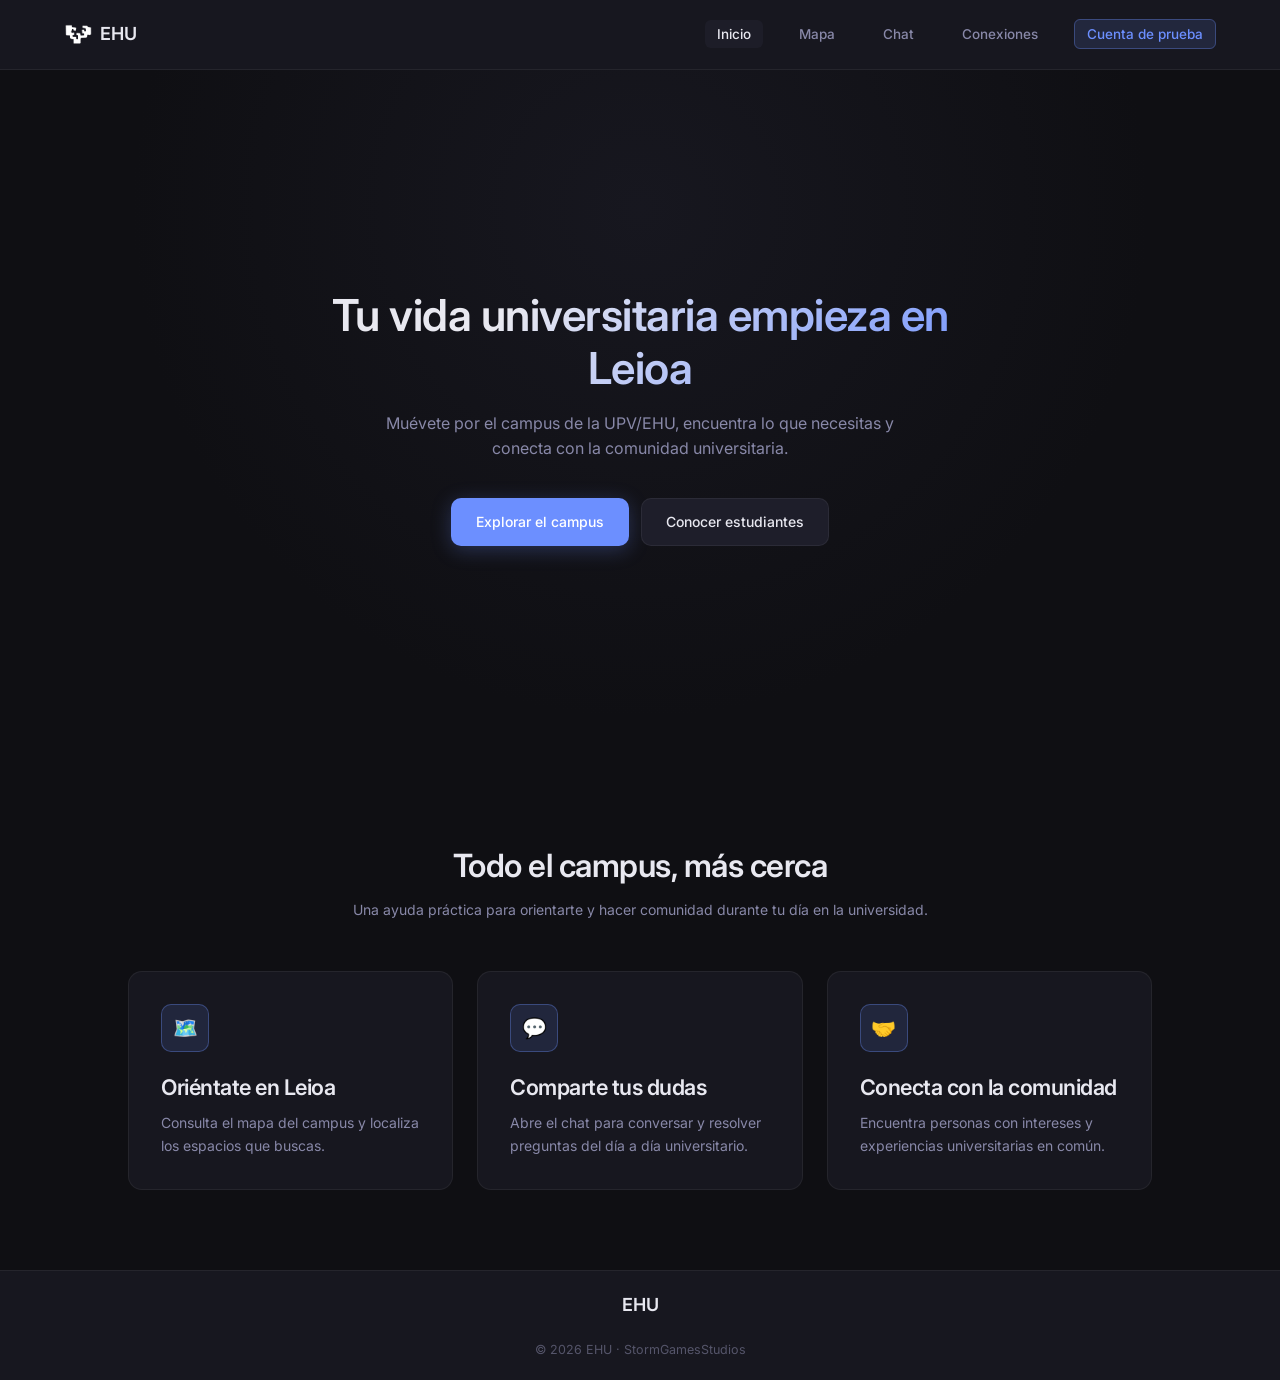
<file: index.html>
<!DOCTYPE html>
<html lang="es">

<head>
    <meta charset="UTF-8">
    <meta name="viewport" content="width=device-width, initial-scale=1.0">
    <title>Inicio · EHU</title>
    <link rel="preconnect" href="https://fonts.googleapis.com">
    <link rel="preconnect" href="https://fonts.gstatic.com" crossorigin>
    <link href="https://fonts.googleapis.com/css2?family=Inter:wght@300;400;500;600;700&display=swap" rel="stylesheet">
    <link rel="stylesheet" href="style.css">
    <link rel="icon" href="https://www.ehu.eus/o/upv-ehu-global-theme/images/favicon.ico?v=1" sizes="32x32">
</head>

<body>

    <!-- HEADER & NAVIGATION -->
    <header>
        <div class="logo">
            <img src="images/ehu-logo.webp" alt="EHU">
            <span>EHU</span>
        </div>
        <nav>
            <ul>
                <li><a href="#" class="active">Inicio</a></li>
                <li><a href="mapa.html">Mapa</a></li>
                <li><a href="chat.html">Chat</a></li>
                <li><a href="conexiones.html">Conexiones</a></li>
                <li><a href="cuenta.html" class="nav-cta">Cuenta de prueba</a></li>
            </ul>
        </nav>
    </header>

    <!-- MAIN CONTENT -->
    <main>
        <section class="hero">
            <h1>Tu vida universitaria empieza en Leioa</h1>
            <p>Muévete por el campus de la UPV/EHU, encuentra lo que necesitas y conecta con la comunidad universitaria.</p>
            <div class="hero-actions">
                <a href="mapa.html" class="btn btn-primary">Explorar el campus</a>
                <a href="conexiones.html" class="btn btn-secondary">Conocer estudiantes</a>
            </div>
        </section>

        <section id="features">
            <div class="section-header">
                <h2>Todo el campus, más cerca</h2>
                <p>Una ayuda práctica para orientarte y hacer comunidad durante tu día en la universidad.</p>
            </div>
            <div class="grid">
                <div class="card">
                    <div class="card-icon">🗺️</div>
                    <h3>Oriéntate en Leioa</h3>
                    <p>Consulta el mapa del campus y localiza los espacios que buscas.</p>
                </div>
                <div class="card">
                    <div class="card-icon">💬</div>
                    <h3>Comparte tus dudas</h3>
                    <p>Abre el chat para conversar y resolver preguntas del día a día universitario.</p>
                </div>
                <div class="card">
                    <div class="card-icon">🤝</div>
                    <h3>Conecta con la comunidad</h3>
                    <p>Encuentra personas con intereses y experiencias universitarias en común.</p>
                </div>
            </div>
        </section>
    </main>

    <!-- FOOTER -->
    <footer id="contact">
        <div class="logo">
            <span>EHU</span>
        </div>
        <p>&copy; 2026 EHU · StormGamesStudios</p>
    </footer>
</body>

</html>
</file>
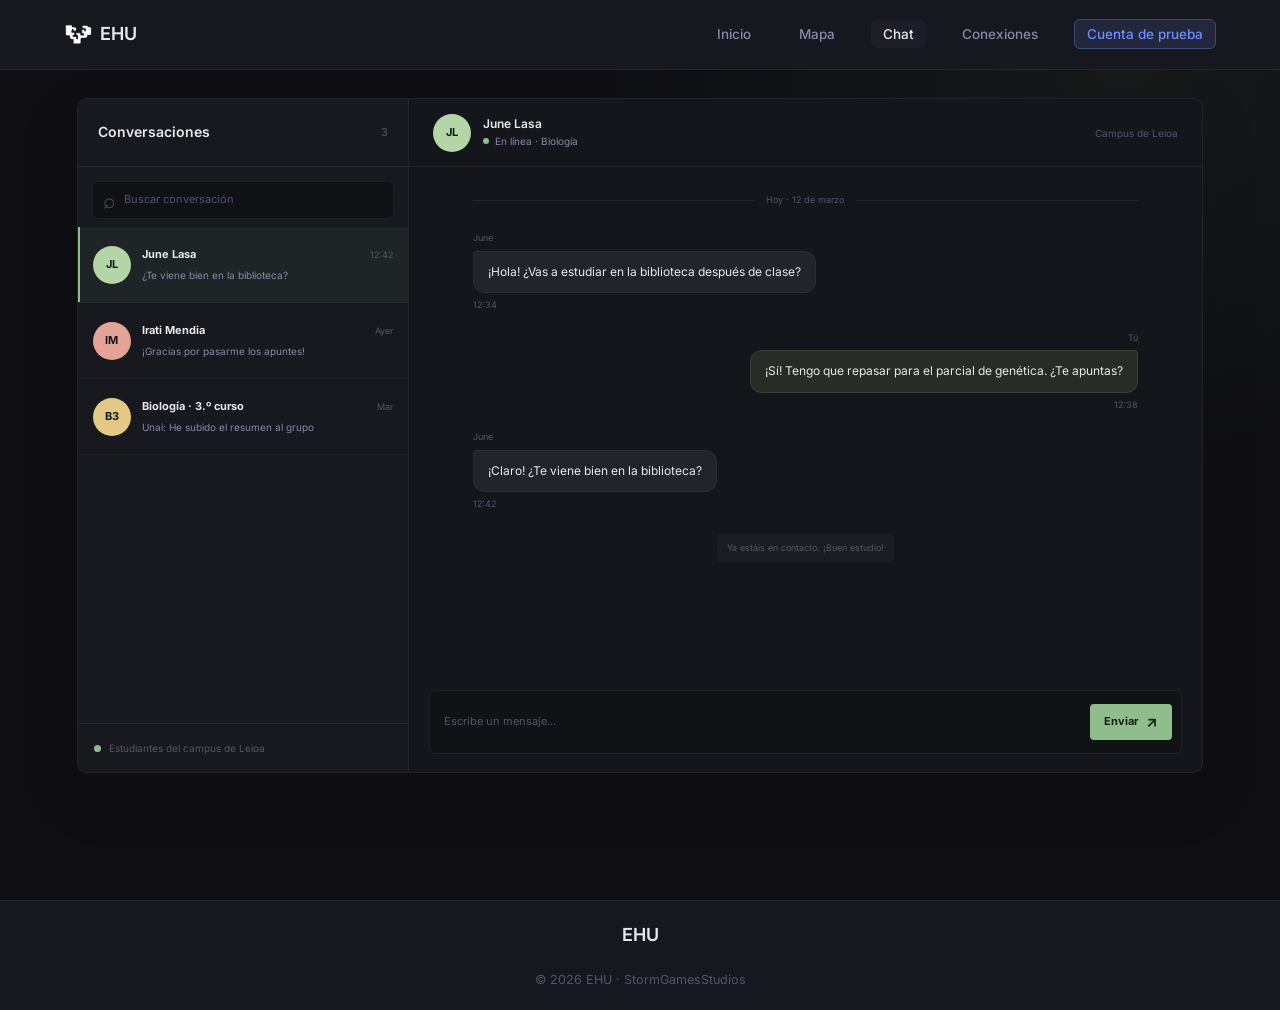
<file: chat.html>
<!DOCTYPE html>
<html lang="es">
<head>
    <meta charset="UTF-8">
    <meta name="viewport" content="width=device-width, initial-scale=1.0">
    <title>Chat · EHU</title>
    <link rel="preconnect" href="https://fonts.googleapis.com">
    <link rel="preconnect" href="https://fonts.gstatic.com" crossorigin>
    <link href="https://fonts.googleapis.com/css2?family=Inter:wght@300;400;500;600;700&display=swap" rel="stylesheet">
    <link rel="stylesheet" href="style.css">
    <link rel="icon" href="https://www.ehu.eus/o/upv-ehu-global-theme/images/favicon.ico?v=1" sizes="32x32">
</head>
<body>
    <!-- HEADER & NAVIGATION -->
    <header>
        <div class="logo">
            <img src="images/ehu-logo.webp" alt="EHU">
            <span>EHU</span>
        </div>
        <nav>
            <ul>
                <li><a href="index.html">Inicio</a></li>
                <li><a href="mapa.html">Mapa</a></li>
                <li><a href="chat.html" class="active">Chat</a></li>
                <li><a href="conexiones.html">Conexiones</a></li>
                <li><a href="cuenta.html" class="nav-cta">Cuenta de prueba</a></li>
            </ul>
        </nav>
    </header>

    <main class="chat-page">
        <div class="chat-workspace">
            <aside class="chat-sidebar" aria-label="Conversaciones">
                <div class="chat-sidebar-heading">
                    <h2>Conversaciones</h2>
                    <span>3</span>
                </div>
                <label class="chat-search">
                    <span aria-hidden="true">⌕</span>
                    <input type="search" placeholder="Buscar conversación" aria-label="Buscar conversación">
                </label>

                <div class="conversation-list">
                    <article class="conversation-item is-active" aria-current="true">
                        <div class="chat-avatar avatar-green" aria-hidden="true">JL</div>
                        <div class="conversation-copy">
                            <div class="conversation-topline"><strong>June Lasa</strong><time>12:42</time></div>
                            <p>¿Te viene bien en la biblioteca?</p>
                        </div>
                    </article>
                    <article class="conversation-item">
                        <div class="chat-avatar avatar-coral" aria-hidden="true">IM</div>
                        <div class="conversation-copy">
                            <div class="conversation-topline"><strong>Irati Mendia</strong><time>Ayer</time></div>
                            <p>¡Gracias por pasarme los apuntes!</p>
                        </div>
                    </article>
                    <article class="conversation-item">
                        <div class="chat-avatar avatar-gold" aria-hidden="true">B3</div>
                        <div class="conversation-copy">
                            <div class="conversation-topline"><strong>Biología · 3.º curso</strong><time>Mar</time></div>
                            <p>Unai: He subido el resumen al grupo</p>
                        </div>
                    </article>
                </div>
                <div class="chat-campus-note">
                    <span class="campus-note-dot"></span>
                    Estudiantes del campus de Leioa
                </div>
            </aside>

            <section class="chat-thread" aria-labelledby="conversation-title">
                <div class="thread-header">
                    <div class="chat-avatar avatar-green" aria-hidden="true">JL</div>
                    <div class="thread-person">
                        <h2 id="conversation-title">June Lasa</h2>
                        <p><span class="online-dot"></span> En línea · Biología</p>
                    </div>
                    <span class="thread-campus">Campus de Leioa</span>
                </div>

                <div class="message-stream" aria-label="Mensajes de la conversación">
                    <div class="message-date"><span>Hoy · 12 de marzo</span></div>
                    <div class="message-group received-group">
                        <span class="message-author">June</span>
                        <div class="message-bubble">¡Hola! ¿Vas a estudiar en la biblioteca después de clase?</div>
                        <time>12:34</time>
                    </div>
                    <div class="message-group sent-group">
                        <span class="message-author">Tú</span>
                        <div class="message-bubble">¡Sí! Tengo que repasar para el parcial de genética. ¿Te apuntas?</div>
                        <time>12:38</time>
                    </div>
                    <div class="message-group received-group">
                        <span class="message-author">June</span>
                        <div class="message-bubble">¡Claro! ¿Te viene bien en la biblioteca?</div>
                        <time>12:42</time>
                    </div>
                    <div class="thread-prompt">Ya estáis en contacto. ¡Buen estudio!</div>
                </div>

                <div class="chat-composer">
                    <input type="text" placeholder="Escribe un mensaje..." aria-label="Escribe un mensaje">
                    <button type="button" aria-label="Enviar mensaje">Enviar <span aria-hidden="true">↗</span></button>
                </div>
            </section>
        </div>
    </main>

    <!-- FOOTER -->
    <footer id="contact">
        <div class="logo">
            <span>EHU</span>
        </div>
        <p>&copy; 2026 EHU · StormGamesStudios</p>
    </footer>
    
</body>
</html>
</file>
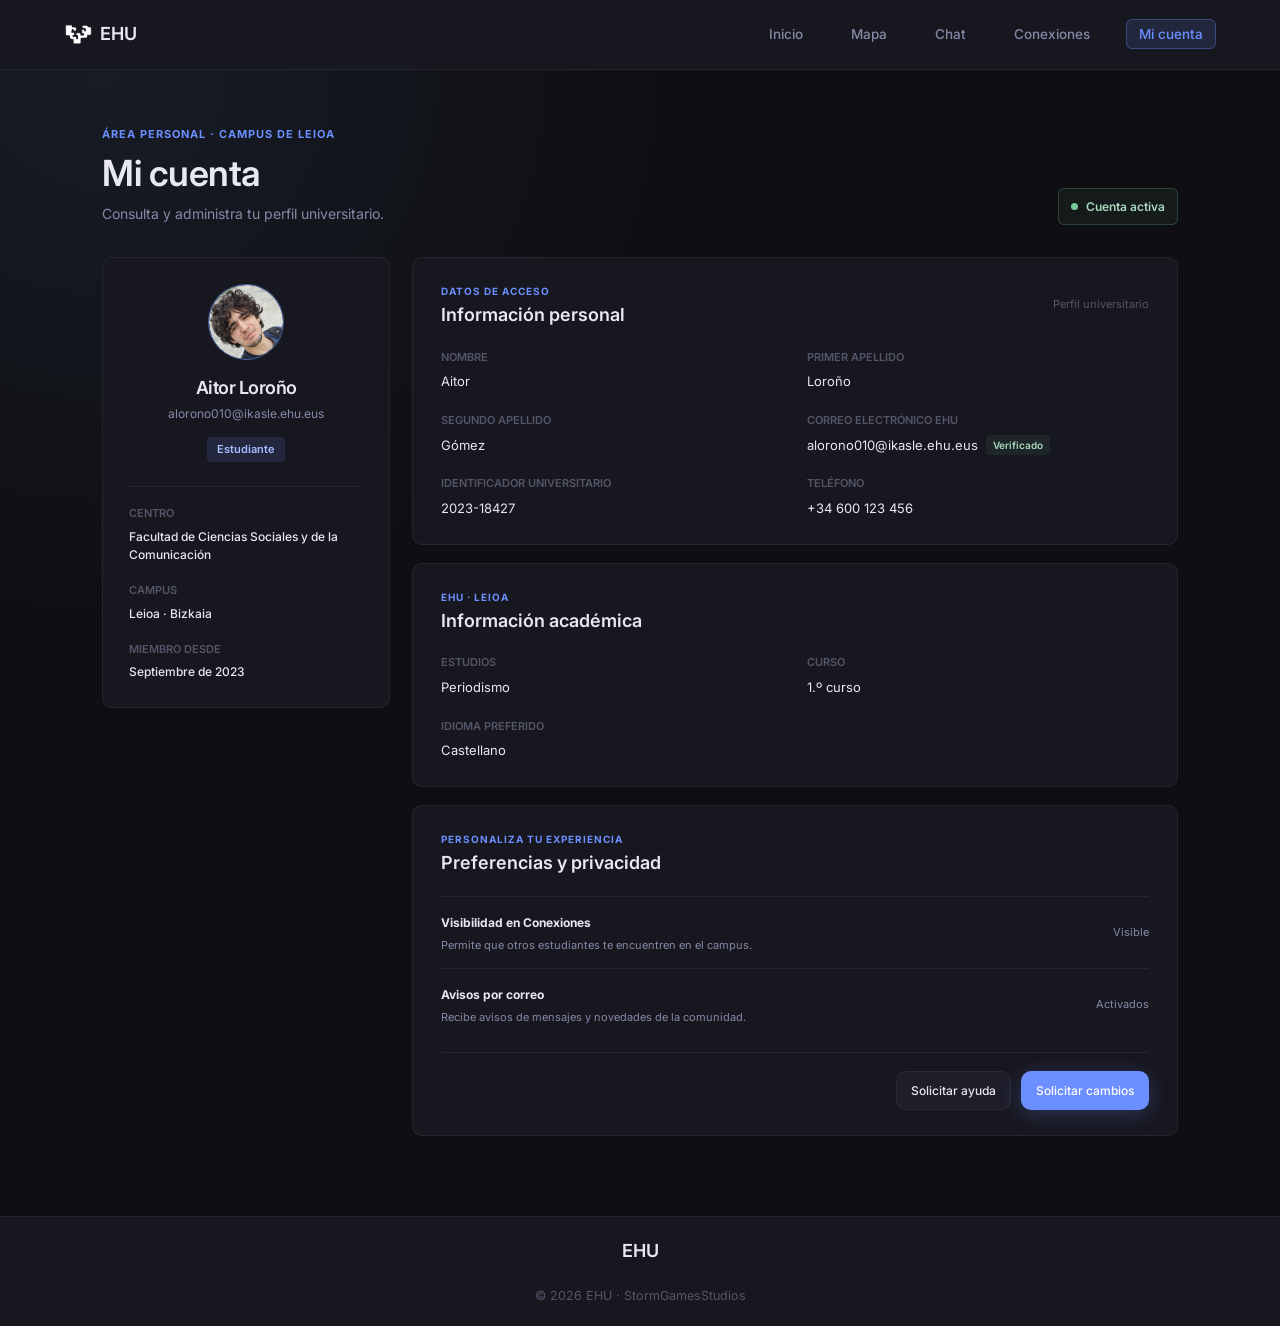
<file: cuenta.html>
<!DOCTYPE html>
<html lang="es">
<head>
    <meta charset="UTF-8">
    <meta name="viewport" content="width=device-width, initial-scale=1.0">
    <title>Cuenta · EHU</title>
    <link rel="preconnect" href="https://fonts.googleapis.com">
    <link rel="preconnect" href="https://fonts.gstatic.com" crossorigin>
    <link href="https://fonts.googleapis.com/css2?family=Inter:wght@300;400;500;600;700&display=swap" rel="stylesheet">
    <link rel="stylesheet" href="style.css">
    <link rel="icon" href="https://www.ehu.eus/o/upv-ehu-global-theme/images/favicon.ico?v=1" sizes="32x32">
</head>
<body>
    <!-- HEADER & NAVIGATION -->
    <header>
        <div class="logo">
            <img src="images/ehu-logo.webp" alt="EHU">
            <span>EHU</span>
        </div>
        <nav>
            <ul>
                <li><a href="index.html">Inicio</a></li>
                <li><a href="mapa.html">Mapa</a></li>
                <li><a href="chat.html">Chat</a></li>
                <li><a href="conexiones.html">Conexiones</a></li>
                <li><a href="cuenta.html" class="nav-cta active">Mi cuenta</a></li>
            </ul>
        </nav>
    </header>

    <main class="account-page">
        <section class="account-heading">
            <div>
                <span class="account-eyebrow">Área personal · Campus de Leioa</span>
                <h1>Mi cuenta</h1>
                <p>Consulta y administra tu perfil universitario.</p>
            </div>
            <span class="account-status"><span></span> Cuenta activa</span>
        </section>

        <div class="account-layout">
            <aside class="account-sidebar" aria-label="Resumen del perfil">
                <div class="profile-summary">
                    <div class="profile-avatar" aria-hidden="true"><img src="images/loroño.png" alt="Aitor Loroño"></div>
                    <h2>Aitor Loroño</h2>
                    <p class="profile-email">alorono010@ikasle.ehu.eus</p>
                    <span class="profile-tag">Estudiante</span>
                </div>

                <div class="sidebar-detail">
                    <span class="detail-label">Centro</span>
                    <strong>Facultad de Ciencias Sociales y de la Comunicación</strong>
                </div>
                <div class="sidebar-detail">
                    <span class="detail-label">Campus</span>
                    <strong>Leioa · Bizkaia</strong>
                </div>
                <div class="sidebar-detail">
                    <span class="detail-label">Miembro desde</span>
                    <strong>Septiembre de 2023</strong>
                </div>
            </aside>

            <div class="account-content">
                <section class="account-section" aria-labelledby="personal-title">
                    <div class="account-section-heading">
                        <div>
                            <span class="section-kicker">Datos de acceso</span>
                            <h2 id="personal-title">Información personal</h2>
                        </div>
                        <span class="section-note">Perfil universitario</span>
                    </div>
                    <dl class="profile-fields">
                        <div class="profile-field">
                            <dt>Nombre</dt>
                            <dd>Aitor</dd>
                        </div>
                        <div class="profile-field">
                            <dt>Primer apellido</dt>
                            <dd>Loroño</dd>
                        </div>
                        <div class="profile-field">
                            <dt>Segundo apellido</dt>
                            <dd>Gómez</dd>
                        </div>
                        <div class="profile-field profile-field-wide">
                            <dt>Correo electrónico EHU</dt>
                            <dd>alorono010@ikasle.ehu.eus <span class="verified-label">Verificado</span></dd>
                        </div>
                        <div class="profile-field">
                            <dt>Identificador universitario</dt>
                            <dd>2023-18427</dd>
                        </div>
                        <div class="profile-field">
                            <dt>Teléfono</dt>
                            <dd>+34 600 123 456</dd>
                        </div>
                    </dl>
                </section>

                <section class="account-section" aria-labelledby="academic-title">
                    <div class="account-section-heading">
                        <div>
                            <span class="section-kicker">EHU · Leioa</span>
                            <h2 id="academic-title">Información académica</h2>
                        </div>
                    </div>
                    <dl class="profile-fields">
                        <div class="profile-field profile-field-wide">
                            <dt>Estudios</dt>
                            <dd>Periodismo</dd>
                        </div>
                        <div class="profile-field">
                            <dt>Curso</dt>
                            <dd>1.º curso</dd>
                        </div>
                        <div class="profile-field">
                            <dt>Idioma preferido</dt>
                            <dd>Castellano</dd>
                        </div>
                    </dl>
                </section>

                <section class="account-section preferences-section" aria-labelledby="preferences-title">
                    <div class="account-section-heading">
                        <div>
                            <span class="section-kicker">Personaliza tu experiencia</span>
                            <h2 id="preferences-title">Preferencias y privacidad</h2>
                        </div>
                    </div>
                    <div class="preference-row">
                        <div>
                            <strong>Visibilidad en Conexiones</strong>
                            <p>Permite que otros estudiantes te encuentren en el campus.</p>
                        </div>
                        <span class="preference-value">Visible</span>
                    </div>
                    <div class="preference-row">
                        <div>
                            <strong>Avisos por correo</strong>
                            <p>Recibe avisos de mensajes y novedades de la comunidad.</p>
                        </div>
                        <span class="preference-value">Activados</span>
                    </div>
                    <div class="account-actions">
                        <a class="btn btn-secondary" href="mailto:ikasle@ehu.eus?subject=Ayuda%20con%20mi%20cuenta">Solicitar ayuda</a>
                        <a class="btn btn-primary" href="mailto:ikasle@ehu.eus?subject=Actualizar%20mis%20datos">Solicitar cambios</a>
                    </div>
                </section>
            </div>
        </div>
    </main>

    <!-- FOOTER -->
    <footer id="contact">
        <div class="logo">
            <span>EHU</span>
        </div>
        <p>&copy; 2026 EHU · StormGamesStudios</p>
    </footer>
    
</body>
</html>
</file>
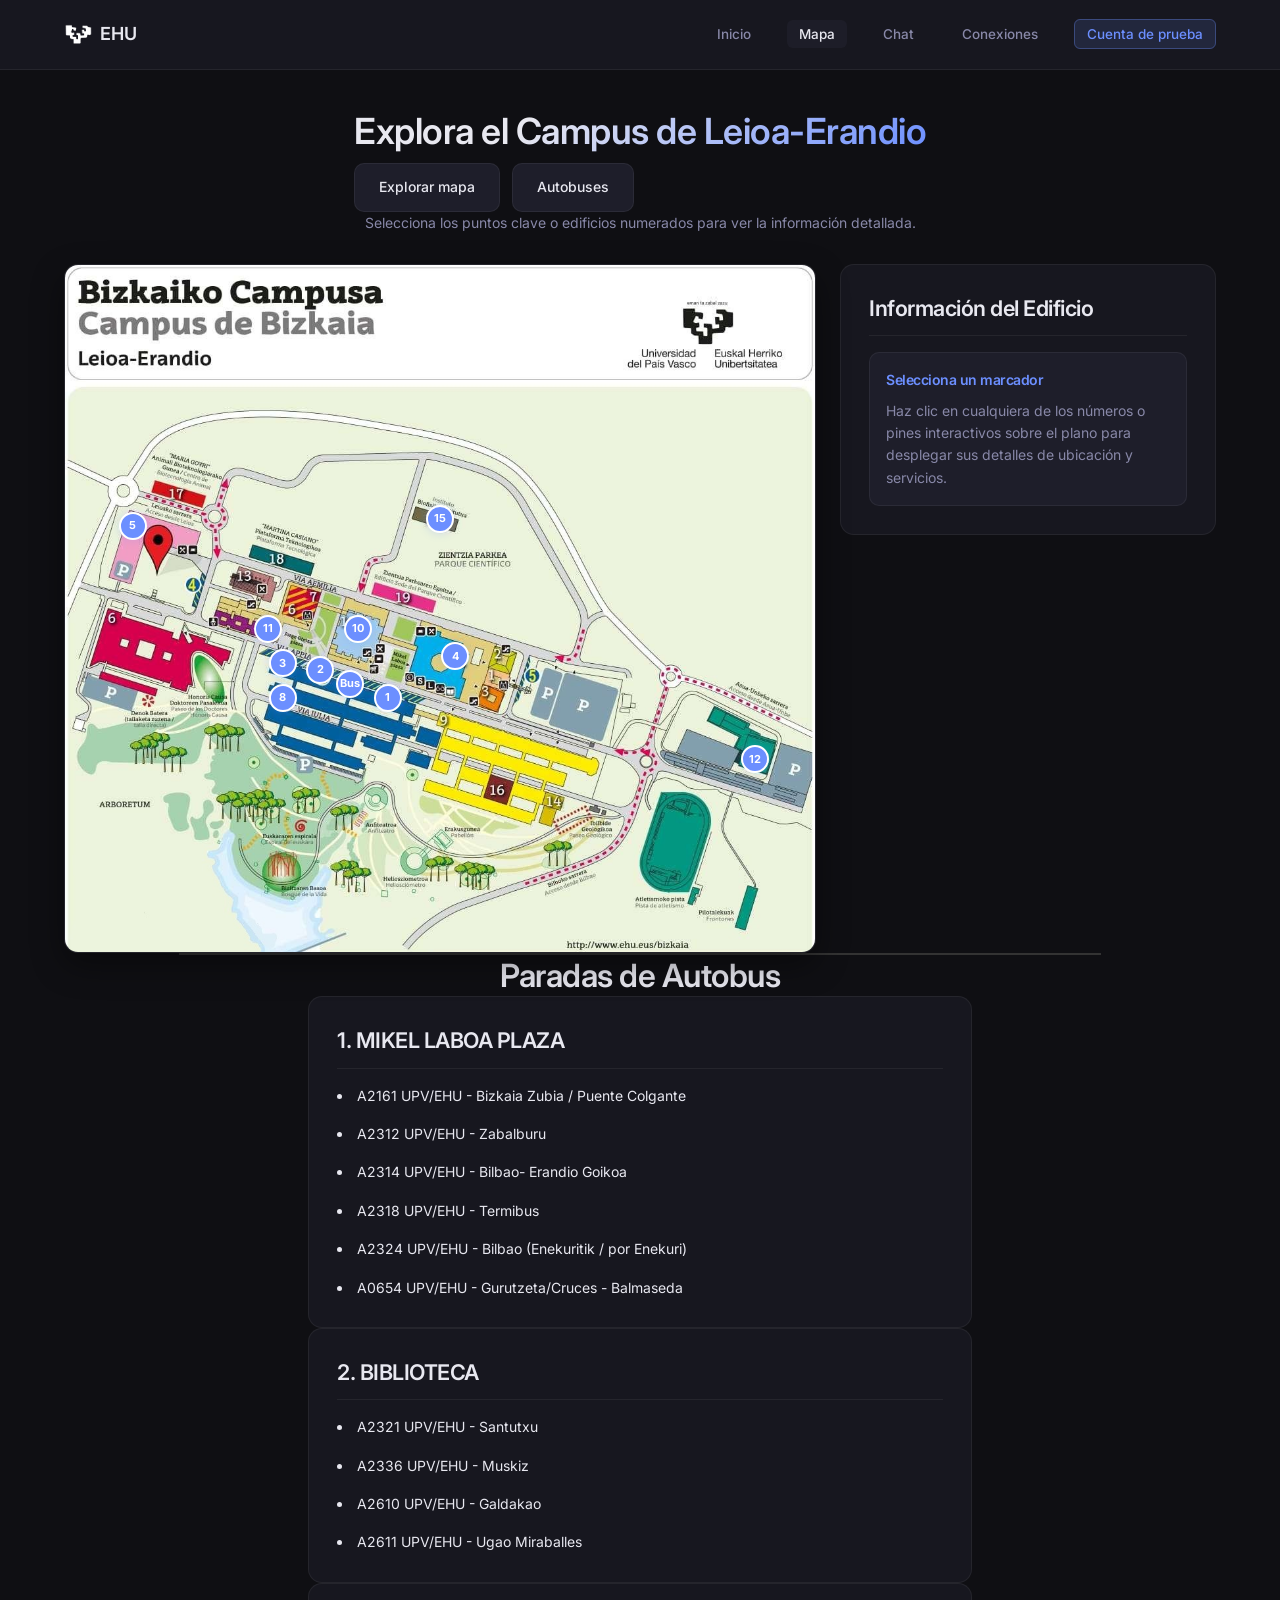
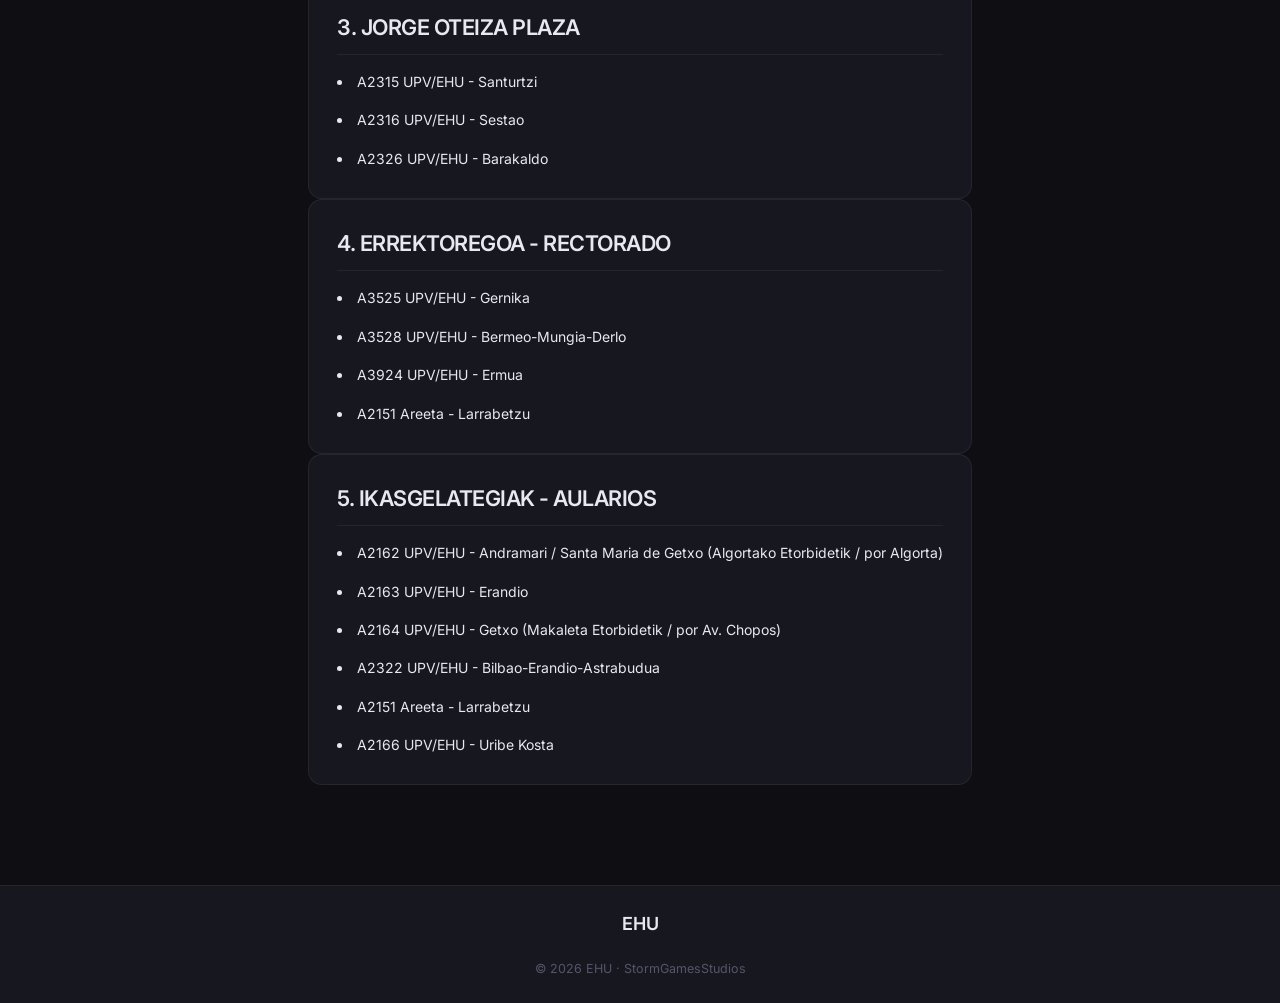
<file: mapa.html>
<!DOCTYPE html>
<html lang="es">

<head>
    <meta charset="UTF-8">
    <meta name="viewport" content="width=device-width, initial-scale=1.0">
    <title>Mapa Interactivo · EHU</title>
    <link rel="preconnect" href="https://fonts.googleapis.com">
    <link rel="preconnect" href="https://fonts.gstatic.com" crossorigin>
    <link href="https://fonts.googleapis.com/css2?family=Inter:wght@300;400;500;600;700&display=swap" rel="stylesheet">
    <link rel="stylesheet" href="style.css">
    <link rel="icon" href="https://www.ehu.eus/o/upv-ehu-global-theme/images/favicon.ico?v=1" sizes="32x32">
    <style>
        :root {
            --bg-base: #0f0f13;
            --bg-surface: #17171f;
            --bg-elevated: #1e1e2a;
            --bg-hover: #25253380;
            --border: #ffffff0f;
            --border-focus: #6c8fff55;
            --text-primary: #e8e8f0;
            --text-secondary: #8888a8;
            --text-muted: #55556a;
            --accent: #6c8fff;
            --accent-soft: #6c8fff22;
            --accent-glow: #6c8fff44;
            --purple: #a78bfa;
            --radius-sm: 6px;
            --radius-md: 10px;
            --radius-lg: 14px;
            --header-h: 70px;
        }

        html {
            scroll-behavior: smooth;
        }

        body {
            min-height: 100vh;
            background: var(--bg-base);
            color: var(--text-primary);
            font-family: "Inter", system-ui, -apple-system, sans-serif;
            font-size: 14px;
            line-height: 1.6;
            -webkit-font-smoothing: antialiased;
        }

        /* ─── TYPOGRAPHY ───────────────────────────────────────────────────────────── */
        h1,
        h2,
        h3,
        h4,
        h5,
        h6 {
            color: var(--text-primary);
            font-weight: 600;
            letter-spacing: -0.5px;
        }

        h1 {
            font-size: 2.25rem;
            line-height: 1.2;
        }

        h3 {
            font-size: 1.35rem;
            line-height: 1.4;
        }

        p {
            color: var(--text-secondary);
        }

        a {
            color: var(--accent);
            text-decoration: none;
            transition: color 0.15s ease;
        }

        a:hover {
            color: var(--purple);
        }

        /* ─── HEADER & NAVIGATION ────────────────────────────────────────────────---- */
        header {
            position: fixed;
            top: 0;
            left: 0;
            right: 0;
            height: var(--header-h);
            background: var(--bg-surface);
            border-bottom: 1px solid var(--border);
            display: flex;
            align-items: center;
            justify-content: space-between;
            padding: 0 5%;
            z-index: 1000;
            backdrop-filter: blur(8px);
        }

        .logo {
            font-size: 18px;
            font-weight: 600;
            color: var(--text-primary);
            display: flex;
            align-items: center;
            gap: 8px;
        }

        nav ul {
            display: flex;
            list-style: none;
            gap: 24px;
            align-items: center;
        }

        nav a {
            color: var(--text-secondary);
            font-size: 13.5px;
            font-weight: 500;
            padding: 6px 12px;
            border-radius: var(--radius-sm);
            transition: background 0.15s, color 0.15s;
        }

        nav a:hover,
        nav a.active {
            background: var(--bg-hover);
            color: var(--text-primary);
        }

        /* ─── MAIN LAYOUT & HERO SECTION ───────────────────────────────────────────── */
        main {
            margin-top: var(--header-h);
            padding: 40px 5%;
            display: flex;
            flex-direction: column;
            align-items: center;
        }

        .hero-title {
            text-align: center;
            margin-bottom: 30px;
        }

        .hero-title h1 {
            background: linear-gradient(135deg, var(--text-primary) 30%, var(--accent) 100%);
            -webkit-background-clip: text;
            -webkit-text-fill-color: transparent;
            margin-bottom: 10px;
        }

        /* ─── MAP INTERACTIVE CONTAINER ────────────────────────────────────────────── */
        .map-layout {
            display: grid;
            grid-template-columns: 2fr 1fr;
            gap: 24px;
            width: 100%;
            max-width: 1200px;
        }

        @media (max-width: 900px) {
            .map-layout {
                grid-template-columns: 1fr;
            }
        }

        .map-container {
            position: relative;
            width: 100%;
            background: var(--bg-surface);
            border: 1px solid var(--border);
            border-radius: var(--radius-lg);
            overflow: hidden;
            box-shadow: 0 12px 32px rgba(0, 0, 0, 0.4);
        }

        .map-container img {
            width: 100%;
            height: auto;
            display: block;
        }

        /* Pines interactivos sobre el plano */
        .map-pin {
            position: absolute;
            transform: translate(-50%, -50%);
            background-color: var(--accent);
            color: white;
            font-size: 11px;
            font-weight: bold;
            border-radius: 50%;
            width: 28px;
            height: 28px;
            display: flex;
            align-items: center;
            justify-content: center;
            cursor: pointer;
            box-shadow: 0 0 10px var(--accent-glow);
            border: 2px solid #fff;
            transition: transform 0.2s, background-color 0.2s, box-shadow 0.2s;
        }

        .map-pin:hover {
            transform: translate(-50%, -50%) scale(1.25);
            background-color: var(--purple);
            box-shadow: 0 0 15px var(--purple);
            z-index: 10;
        }

        .map-pin.bus {
            background-color: #f59e0b;
            /* Color especial para paradas de bus */
        }

        /* Panel de Información Lateral */
        .sidebar-panel {
            background: var(--bg-surface);
            border: 1px solid var(--border);
            border-radius: var(--radius-lg);
            padding: 28px;
            display: flex;
            flex-direction: column;
            gap: 16px;
            height: fit-content;
        }

        .sidebar-panel h3 {
            border-bottom: 1px solid var(--border);
            padding-bottom: 12px;
        }

        .info-card {
            background: var(--bg-elevated);
            border: 1px solid var(--border);
            border-radius: var(--radius-md);
            padding: 16px;
        }

        /* ─── FOOTER ───────────────────────────────────────────────────────────────── */
        footer {
            background: var(--bg-surface);
            border-top: 1px solid var(--border);
            padding: 24px;
            margin-top: 60px;
            text-align: center;
        }

        footer p {
            font-size: 12.5px;
            color: var(--text-muted);
        }
    </style>
</head>

<body>
    <!-- HEADER & NAVIGATION -->
    <header>
        <div class="logo">
            <img src="images/ehu-logo.webp" alt="EHU">
            <span>EHU</span>
        </div>
        <nav>
            <ul>
                <li><a href="index.html">Inicio</a></li>
                <li><a href="#" class="active">Mapa</a></li>
                <li><a href="chat.html">Chat</a></li>
                <li><a href="conexiones.html">Conexiones</a></li>
                <li><a href="cuenta.html" class="nav-cta">Cuenta de prueba</a></li>
            </ul>
        </nav>
    </header>

    <!-- Contenido Principal -->
    <main>
        <div class="hero-title">
            <h1>Explora el Campus de Leioa-Erandio</h1>
            <div class="hero-actions">
                <a href="#mapa" class="btn btn-secondary">Explorar mapa</a>
                <a href="#autobuses" class="btn btn-secondary">Autobuses</a>
            </div>
            <p>Selecciona los puntos clave o edificios numerados para ver la información detallada.</p>
        </div>

        <div id="mapa" class="map-layout">
            <!-- Contenedor del Mapa con Imagen y Pines Posicionados -->
            <div class="map-container">
                <!-- Asegúrate de tener la imagen 'mapa.jpg' en la misma carpeta -->
                <img src="images/mapa.jpg" alt="Mapa Campus de Bizkaia" id="campusMap">

                <!-- 
          Ejemplos de pines interactivos posicionados por porcentajes (top y left).
          Puedes ajustar los valores de top/left según la ubicación exacta en tu imagen.
        -->
                <div class="map-pin" style="top: 63%; left: 43%;" data-title="1. IKASGELATEGIA / AULARIO I"
                    data-desc="Sección de alumnado.">1</div>
                <div class="map-pin" style="top: 59%; left: 34%;"
                    data-title="BIZKAIKO CAMPUSEKO ERREKTOREORDETZA / VICERRECTORADO DE CAMPUS DE BIZKAIA"
                    data-desc="ZUZENBIDE FAKULTATEA-BIZKAIKO ATALA / FACULTAD DE DERECHO-SECCION BIZKAIA">2</div>
                <div class="map-pin" style="top: 58%; left: 29%;"
                    data-title="LAN HARREMAN ETA GIZARTE LANGINTZA FAKULTATEA / FACULTAD DE RELACIONES LABORALES Y TRABAJO SOCIAL"
                    data-desc="Sin descripción.">3</div>
                <div class="map-pin" style="top:57%; left: 52%;"
                    data-title="GIZARTE ETA KOMUNIKAZIO ZIENTZIEN FAKULTATEA / FACULTAD DE CIENCIAS SOCIALES Y DE LA COMUNICACIÓN"
                    data-desc="Sin descripción.">4</div>
                <div class="map-pin" style="top: 38%; left: 9%;"
                    data-title="BILBORO HEZKUNTZA FAKULTATEA / FACULTAD DE EDUCACIÓN DE BILBAO"
                    data-desc="Sin descripción.">5</div>
                <div class="map-pin" style="top: 63%; left: 29%;"
                    data-title="ZIENTZIA ETA TEKNOLOGIA FAKULTATEA / FACULTAD DE CIENCIA Y TECNOLOGIA"
                    data-desc="Sin descripción.">8</div>
                <div class="map-pin" style="top: 53%; left: 39%;" data-title="BIBLIOTEKA NAGUSIA / BIBLIOTECA CENTRAI"
                    data-desc="Argitalpen Zerbitzua / Servicio Editorial">10</div>
                <div class="map-pin" style="top: 53%; left: 27%;" data-title="ERREKTOREGOA/ RECTORADO"
                    data-desc="ZITER (Empresa-mintegia / Vivero de empresas)">11</div>
                <div class="map-pin" style="top: 72%; left: 92%;" data-title="RIROLDEGIA / POLIDEPORTIVO"
                    data-desc="-Kirol Zerbitzua / Servicio de Deportes">12</div>
                <div class="map-pin" style="top: 37%; left: 50%;" data-title="15. Biofisika Institutua"
                    data-desc="Instituto de Biofísica.">15</div>
                <div class="map-pin" style="top: 61%; left: 38%;" data-title="Parada de Autobuses"
                    data-desc="Conexiones con Bilbao, Margen Izquierda y otras zonas.">Bus</div>
            </div>

            <!-- Panel Lateral Dinámico -->
            <div class="sidebar-panel">
                <h3>Información del Edificio</h3>
                <div class="info-card" id="info-card-content">
                    <h4 id="info-title" style="color: var(--accent); margin-bottom: 8px;">Selecciona un marcador</h4>
                    <p id="info-desc">Haz clic en cualquiera de los números o pines interactivos sobre el plano para
                        desplegar sus detalles de ubicación y servicios.</p>
                </div>
            </div>
        </div>

        <hr style="border: none; height: 2px; background-color: #333; width: 80%;">

        <div id="autobuses" class="paradas-bus">
            <h2 style="text-align: center;">Paradas de Autobus</h2>
            <div class="sidebar-panel">
                <h3>1. MIKEL LABOA PLAZA</h3>
                <li>A2161 UPV/EHU - Bizkaia Zubia / Puente Colgante</li>
                <li>A2312 UPV/EHU - Zabalburu</li>
                <li>A2314 UPV/EHU - Bilbao- Erandio Goikoa</li>
                <li>A2318 UPV/EHU - Termibus</li>
                <li>A2324 UPV/EHU - Bilbao (Enekuritik / por Enekuri)</li>
                <li>A0654 UPV/EHU - Gurutzeta/Cruces - Balmaseda</li>
            </div>
            <div class="sidebar-panel">
                <h3>2. BIBLIOTECA</h3>
                <li>A2321 UPV/EHU - Santutxu</li>
                <li>A2336 UPV/EHU - Muskiz</li>
                <li>A2610 UPV/EHU - Galdakao</li>
                <li>A2611 UPV/EHU - Ugao Miraballes</li>
            </div>
            <div class="sidebar-panel">
                <h3>3. JORGE OTEIZA PLAZA</h3>
                <li>A2315 UPV/EHU - Santurtzi</li>
                <li>A2316 UPV/EHU - Sestao</li>
                <li>A2326 UPV/EHU - Barakaldo</li>
            </div>
            <div class="sidebar-panel">
                <h3>4. ERREKTOREGOA - RECTORADO</h3>
                <li>A3525 UPV/EHU - Gernika</li>
                <li>A3528 UPV/EHU - Bermeo-Mungia-Derlo</li>
                <li>A3924 UPV/EHU - Ermua</li>
                <li>A2151 Areeta - Larrabetzu</li>
            </div>
            <div class="sidebar-panel">
                <h3>5. IKASGELATEGIAK - AULARIOS</h3>
                <li>A2162 UPV/EHU - Andramari / Santa Maria de Getxo (Algortako Etorbidetik / por Algorta)</li>
                <li>A2163 UPV/EHU - Erandio</li>
                <li>A2164 UPV/EHU - Getxo (Makaleta Etorbidetik / por Av. Chopos)</li>
                <li>A2322 UPV/EHU - Bilbao-Erandio-Astrabudua</li>
                <li>A2151 Areeta - Larrabetzu</li>
                <li>A2166 UPV/EHU - Uribe Kosta</li>
            </div>
        </div>
        </main>

    <!-- FOOTER -->
    <footer id="contact">
        <div class="logo">
            <span>EHU</span>
        </div>
        <p>&copy; 2026 EHU · StormGamesStudios</p>
    </footer>        

        <!-- Script de Interactividad -->
        <script>
            const pins = document.querySelectorAll('.map-pin');
            const infoTitle = document.getElementById('info-title');
            const infoDesc = document.getElementById('info-desc');

            pins.forEach(pin => {
                pin.addEventListener('click', () => {
                    const title = pin.getAttribute('data-title');
                    const desc = pin.getAttribute('data-desc');

                    infoTitle.textContent = title;
                    infoDesc.textContent = desc;

                    // Pequeña animación visual en la tarjeta
                    const card = document.getElementById('info-card-content');
                    card.style.transform = 'scale(1.02)';
                    setTimeout(() => {
                        card.style.transform = 'scale(1)';
                    }, 150);
                });
            });
        </script>

</body>

</html>
</file>
<file: style.css>
/* ─── BASE STYLES & VARIABLES ──────────────────────────────────────────────── */

* {
    margin: 0;
    padding: 0;
    box-sizing: border-box;
}

:root {
    --bg-base: #0f0f13;
    --bg-surface: #17171f;
    --bg-elevated: #1e1e2a;
    --bg-hover: #25253380;
    --border: #ffffff0f;
    --border-focus: #6c8fff55;
    --text-primary: #e8e8f0;
    --text-secondary: #8888a8;
    --text-muted: #55556a;
    --accent: #6c8fff;
    --accent-soft: #6c8fff22;
    --accent-glow: #6c8fff44;
    --purple: #a78bfa;
    --radius-sm: 6px;
    --radius-md: 10px;
    --radius-lg: 14px;
    --header-h: 70px;
}

html {
    scroll-behavior: smooth;
}

body {
    min-height: 100vh;
    background: var(--bg-base);
    color: var(--text-primary);
    font-family: "Inter", system-ui, -apple-system, sans-serif;
    font-size: 14px;
    line-height: 1.6;
    -webkit-font-smoothing: antialiased;
}

/* ─── TYPOGRAPHY ───────────────────────────────────────────────────────────── */
h1,
h2,
h3,
h4,
h5,
h6 {
    color: var(--text-primary);
    font-weight: 600;
    letter-spacing: -0.5px;
}

h1 {
    font-size: 2.75rem;
    line-height: 1.2;
}

h2 {
    font-size: 2rem;
    line-height: 1.3;
}

h3 {
    font-size: 1.35rem;
    line-height: 1.4;
}

p {
    color: var(--text-secondary);
}

a {
    color: var(--accent);
    text-decoration: none;
    transition: color 0.15s ease;
}

a:hover {
    color: var(--purple);
}

/* ─── HEADER & NAVIGATION ──────────────────────────────────────────────────── */
header {
    position: fixed;
    top: 0;
    left: 0;
    right: 0;
    height: var(--header-h);
    background: var(--bg-surface);
    border-bottom: 1px solid var(--border);
    display: flex;
    align-items: center;
    justify-content: space-between;
    padding: 0 5%;
    z-index: 1000;
    backdrop-filter: blur(8px);
}

.logo {
    font-size: 18px;
    font-weight: 600;
    color: var(--text-primary);
    display: flex;
    align-items: center;
    gap: 8px;
}

.logo img {
    width: 28px;
    height: 28px;
    object-fit: contain;
    filter: brightness(0) invert(1);
}

nav ul {
    display: flex;
    list-style: none;
    gap: 24px;
    align-items: center;
}

nav a {
    color: var(--text-secondary);
    font-size: 13.5px;
    font-weight: 500;
    padding: 6px 12px;
    border-radius: var(--radius-sm);
    transition: background 0.15s, color 0.15s;
}

nav a:hover,
nav a.active {
    background: var(--bg-hover);
    color: var(--text-primary);
}

.nav-cta {
    background: var(--accent-soft) !important;
    border: 1px solid var(--border-focus);
    color: var(--accent) !important;
}

.nav-cta:hover {
    background: var(--accent) !important;
    color: #fff !important;
}

/* ─── MAIN LAYOUT & HERO SECTION ───────────────────────────────────────────── */
main {
    margin-top: var(--header-h);
}

.hero {
    min-height: calc(85vh - var(--header-h));
    display: flex;
    flex-direction: column;
    align-items: center;
    justify-content: center;
    text-align: center;
    padding: 60px 20px;
    background: radial-gradient(circle at 50% 20%, #1e1e2a88 0%, transparent 60%);
}

.hero-badge {
    display: inline-flex;
    align-items: center;
    gap: 6px;
    padding: 6px 14px;
    background: var(--bg-elevated);
    border: 1px solid var(--border);
    border-radius: 50px;
    font-size: 12px;
    color: var(--text-secondary);
    margin-bottom: 24px;
}

.hero h1 {
    max-width: 700px;
    margin-bottom: 16px;
    background: linear-gradient(135deg, var(--text-primary) 30%, var(--accent) 100%);
    -webkit-background-clip: text;
    -webkit-text-fill-color: transparent;
}

.hero p {
    max-width: 550px;
    font-size: 16px;
    margin-bottom: 36px;
}

.hero-actions {
    display: flex;
    gap: 12px;
}

/* ─── BUTTONS ──────────────────────────────────────────────────────────────── */
.btn {
    display: inline-flex;
    align-items: center;
    justify-content: center;
    gap: 8px;
    padding: 12px 24px;
    border-radius: var(--radius-md);
    font-size: 14px;
    font-weight: 500;
    font-family: inherit;
    cursor: pointer;
    border: 1px solid transparent;
    transition: background 0.15s, border-color 0.15s, transform 0.1s;
}

.btn:active {
    transform: scale(0.98);
}

.btn-primary {
    background: var(--accent);
    color: #fff;
    box-shadow: 0 4px 20px var(--accent-glow);
}

.btn-primary:hover {
    background: #5b7de8;
}

.btn-secondary {
    background: var(--bg-elevated);
    border-color: var(--border);
    color: var(--text-primary);
}

.btn-secondary:hover {
    background: var(--bg-hover);
    border-color: var(--border-focus);
}

/* ─── SECTIONS & CARDS (FEATURES/GRID) ─────────────────────────────────────── */
section {
    padding: 80px 10%;
}

.section-header {
    text-align: center;
    max-width: 600px;
    margin: 0 auto 50px;
}

.section-header h2 {
    margin-bottom: 12px;
}

.grid {
    display: grid;
    grid-template-columns: repeat(auto-fit, minmax(280px, 1fr));
    gap: 24px;
}

.card {
    background: var(--bg-surface);
    border: 1px solid var(--border);
    border-radius: var(--radius-lg);
    padding: 32px;
    transition: border-color 0.2s, background 0.2s, transform 0.2s;
}

.card:hover {
    background: var(--bg-elevated);
    border-color: var(--border-focus);
    transform: translateY(-4px);
    box-shadow: 0 12px 32px #00000044;
}

.card-icon {
    width: 48px;
    height: 48px;
    border-radius: var(--radius-md);
    background: var(--accent-soft);
    border: 1px solid var(--border-focus);
    display: flex;
    align-items: center;
    justify-content: center;
    color: var(--accent);
    font-size: 20px;
    margin-bottom: 20px;
}

.card h3 {
    margin-bottom: 10px;
}

/* ─── FOOTER ───────────────────────────────────────────────────────────────── */
footer {
    background: var(--bg-surface);
    border-top: 1px solid var(--border);
    padding: 20px;
    display: flex;
    flex-direction: column;
    gap: 20px;
    align-items: center;
    text-align: center;
}

footer p {
    font-size: 12.5px;
    color: var(--text-muted);
}

/* ─── ACCOUNT PAGE ─────────────────────────────────────────────────────────── */
.account-page {
    min-height: calc(100vh - var(--header-h));
    padding: 56px 8% 80px;
    background: radial-gradient(ellipse at 8% 0%, #26354a55 0%, transparent 34%);
}

.account-heading {
    max-width: 1180px;
    margin: 0 auto 32px;
    padding: 0;
    display: flex;
    align-items: flex-end;
    justify-content: space-between;
    gap: 24px;
}

.account-eyebrow,
.section-kicker {
    display: block;
    margin-bottom: 8px;
    color: var(--accent);
    font-size: 11px;
    font-weight: 700;
    letter-spacing: 1px;
    text-transform: uppercase;
}

.account-heading h1 {
    margin-bottom: 8px;
    font-size: 2.25rem;
}

.account-heading p {
    font-size: 14px;
}

.account-status,
.verified-label {
    display: inline-flex;
    align-items: center;
    gap: 8px;
    color: #a8d8bd;
    font-size: 12px;
    font-weight: 600;
}

.account-status {
    padding: 8px 12px;
    border: 1px solid #6fb68b44;
    border-radius: var(--radius-sm);
    background: #6fb68b12;
}

.account-status span {
    width: 7px;
    height: 7px;
    border-radius: 50%;
    background: #77c998;
}

.account-layout {
    max-width: 1180px;
    margin: 0 auto;
    display: grid;
    grid-template-columns: minmax(230px, 0.75fr) minmax(0, 2fr);
    align-items: start;
    gap: 22px;
}

.account-sidebar,
.account-section {
    background: var(--bg-surface);
    border: 1px solid var(--border);
    border-radius: var(--radius-md);
}

.account-sidebar {
    padding: 26px;
}

.profile-summary {
    padding-bottom: 24px;
    border-bottom: 1px solid var(--border);
    text-align: center;
}

.profile-avatar {
    width: 76px;
    height: 76px;
    margin: 0 auto 16px;
    display: grid;
    place-items: center;
    overflow: hidden;
    border: 1px solid #6c8fff77;
    border-radius: 50%;
    background: linear-gradient(145deg, #314663, #202c3b);
    color: #e8efff;
    font-size: 24px;
    font-weight: 600;
}

.profile-avatar img {
    width: 100%;
    height: 100%;
    border-radius: inherit;
    object-fit: cover;
}

.profile-summary h2 {
    margin-bottom: 4px;
    font-size: 18px;
}

.profile-email {
    overflow-wrap: anywhere;
    font-size: 12px;
}

.profile-tag {
    display: inline-block;
    margin-top: 14px;
    padding: 4px 10px;
    border-radius: 4px;
    background: var(--accent-soft);
    color: #a9bcff;
    font-size: 11px;
    font-weight: 600;
}

.sidebar-detail {
    padding: 18px 0 0;
}

.detail-label,
.profile-field dt {
    display: block;
    margin-bottom: 5px;
    color: var(--text-muted);
    font-size: 11px;
    font-weight: 600;
    text-transform: uppercase;
}

.sidebar-detail strong {
    display: block;
    color: var(--text-primary);
    font-size: 12px;
    font-weight: 500;
    line-height: 1.5;
}

.account-content {
    display: grid;
    gap: 18px;
}

.account-section {
    padding: 25px 28px;
}

.account-section-heading {
    margin-bottom: 22px;
    display: flex;
    align-items: center;
    justify-content: space-between;
    gap: 16px;
}

.account-section-heading .section-kicker {
    margin-bottom: 4px;
    font-size: 10px;
}

.account-section-heading h2 {
    font-size: 18px;
    letter-spacing: 0;
}

.section-note {
    color: var(--text-muted);
    font-size: 11px;
}

.profile-fields {
    display: grid;
    grid-template-columns: repeat(2, minmax(0, 1fr));
    gap: 20px 24px;
}

.profile-field {
    min-width: 0;
}

.profile-field dd {
    display: flex;
    align-items: center;
    flex-wrap: wrap;
    gap: 8px;
    color: var(--text-primary);
    font-size: 13px;
    overflow-wrap: anywhere;
}

.verified-label {
    padding: 2px 7px;
    border-radius: 3px;
    background: #6fb68b18;
    font-size: 10px;
}

.preference-row {
    min-height: 70px;
    padding: 14px 0;
    display: flex;
    align-items: center;
    justify-content: space-between;
    gap: 16px;
    border-top: 1px solid var(--border);
}

.preference-row strong {
    color: var(--text-primary);
    font-size: 12px;
}

.preference-row p {
    margin-top: 3px;
    font-size: 11px;
}

.preference-value {
    flex: 0 0 auto;
    color: var(--text-secondary);
    font-size: 11px;
}

.account-actions {
    margin-top: 12px;
    padding-top: 18px;
    display: flex;
    justify-content: flex-end;
    gap: 10px;
    border-top: 1px solid var(--border);
}

.account-actions .btn {
    padding: 9px 14px;
    font-size: 12px;
}

@media (max-width: 760px) {
    :root {
        --header-h: 104px;
    }

    header {
        flex-direction: column;
        align-items: center;
        justify-content: center;
        gap: 4px;
        padding: 6px 12px;
    }

    nav {
        width: 100%;
    }

    nav ul {
        justify-content: space-between;
        gap: 0;
    }

    nav a {
        padding: 5px 4px;
        font-size: 11px;
        white-space: nowrap;
    }

    .account-page {
        padding: 38px 5% 56px;
    }

    .account-layout {
        grid-template-columns: 1fr;
    }

    .account-sidebar {
        display: grid;
        grid-template-columns: repeat(3, minmax(0, 1fr));
        gap: 0 16px;
    }

    .profile-summary {
        grid-column: 1 / -1;
    }
}

@media (max-width: 520px) {
    .account-heading {
        align-items: flex-start;
        flex-direction: column;
    }

    .account-heading h1 {
        font-size: 1.9rem;
    }

    .account-sidebar {
        grid-template-columns: 1fr;
    }

    .account-section {
        padding: 21px 18px;
    }

    .profile-fields {
        grid-template-columns: 1fr;
        gap: 17px;
    }

    .profile-field-wide {
        grid-column: auto;
    }

    .account-actions {
        align-items: stretch;
        flex-direction: column-reverse;
    }
}

/* ─── CHAT ─────────────────────────────────────────────────────────────────── */
.chat-page {
    min-height: calc(100vh - var(--header-h));
    padding: 28px 6% 48px;
    background: radial-gradient(ellipse at 88% 0%, #34463233 0%, transparent 34%);
}

.chat-workspace {
    max-width: 1280px;
    min-height: 620px;
    height: min(680px, calc(100vh - 225px));
    margin: 0 auto;
    display: grid;
    grid-template-columns: minmax(250px, 0.75fr) minmax(0, 1.8fr);
    overflow: hidden;
    background: #15161b;
    border: 1px solid var(--border);
    border-radius: var(--radius-md);
    box-shadow: 0 22px 60px #00000022;
}

.chat-sidebar {
    min-width: 0;
    display: flex;
    flex-direction: column;
    background: #17191e;
    border-right: 1px solid var(--border);
}

.chat-sidebar-heading {
    min-height: 68px;
    padding: 0 20px;
    display: flex;
    align-items: center;
    justify-content: space-between;
    border-bottom: 1px solid var(--border);
}

.chat-sidebar-heading h2 {
    font-size: 14px;
    letter-spacing: 0;
}

.chat-sidebar-heading > span {
    color: var(--text-muted);
    font-size: 11px;
}

.chat-search {
    height: 38px;
    margin: 14px 14px 8px;
    padding: 0 10px;
    display: flex;
    align-items: center;
    gap: 8px;
    border: 1px solid var(--border);
    border-radius: var(--radius-sm);
    background: #101115;
    color: var(--text-muted);
}

.chat-search > span {
    font-size: 21px;
    line-height: 1;
}

.chat-search input,
.chat-composer input {
    width: 100%;
    min-width: 0;
    border: 0;
    outline: 0;
    background: transparent;
    color: var(--text-primary);
    font: inherit;
}

.chat-search input {
    font-size: 11px;
}

.chat-search input::placeholder,
.chat-composer input::placeholder {
    color: var(--text-muted);
}

.conversation-list {
    display: grid;
}

.conversation-item {
    min-width: 0;
    min-height: 76px;
    padding: 12px 15px;
    display: flex;
    align-items: center;
    gap: 11px;
    border-bottom: 1px solid #ffffff08;
}

.conversation-item.is-active {
    background: #90bd8c12;
    box-shadow: inset 2px 0 #90bd8c;
}

.chat-avatar {
    width: 38px;
    height: 38px;
    flex: 0 0 38px;
    display: grid;
    place-items: center;
    border-radius: 50%;
    color: #15171a;
    font-size: 11px;
    font-weight: 700;
}

.avatar-green {
    background: #b4d5a7;
}

.avatar-coral {
    background: #e4a397;
}

.avatar-gold {
    background: #e4c986;
}

.conversation-copy {
    min-width: 0;
    flex: 1;
}

.conversation-topline {
    display: flex;
    align-items: baseline;
    justify-content: space-between;
    gap: 8px;
}

.conversation-topline strong {
    overflow: hidden;
    color: var(--text-primary);
    font-size: 11px;
    text-overflow: ellipsis;
    white-space: nowrap;
}

.conversation-topline time {
    flex: 0 0 auto;
    color: var(--text-muted);
    font-size: 9px;
}

.conversation-copy p {
    overflow: hidden;
    margin-top: 4px;
    font-size: 10px;
    text-overflow: ellipsis;
    white-space: nowrap;
}

.chat-campus-note {
    margin-top: auto;
    padding: 16px;
    display: flex;
    align-items: center;
    gap: 8px;
    border-top: 1px solid var(--border);
    color: var(--text-muted);
    font-size: 10px;
}

.campus-note-dot,
.online-dot {
    width: 7px;
    height: 7px;
    display: inline-block;
    border-radius: 50%;
    background: #90bd8c;
}

.chat-thread {
    min-width: 0;
    padding: 0;
    display: flex;
    flex-direction: column;
}

.thread-header {
    min-height: 68px;
    padding: 0 24px;
    display: flex;
    align-items: center;
    gap: 12px;
    border-bottom: 1px solid var(--border);
}

.thread-person {
    min-width: 0;
}

.thread-person h2 {
    font-size: 12px;
    letter-spacing: 0;
}

.thread-person p {
    display: flex;
    align-items: center;
    gap: 6px;
    margin-top: 2px;
    font-size: 10px;
}

.thread-person .online-dot {
    width: 6px;
    height: 6px;
}

.thread-campus {
    margin-left: auto;
    color: var(--text-muted);
    font-size: 10px;
}

.message-stream {
    min-height: 0;
    flex: 1;
    padding: 24px clamp(16px, 5vw, 64px);
    display: flex;
    flex-direction: column;
    align-items: flex-start;
    gap: 18px;
    overflow-y: auto;
}

.message-date {
    width: 100%;
    margin: 2px 0 6px;
    display: flex;
    align-items: center;
    gap: 12px;
    color: var(--text-muted);
    font-size: 9px;
}

.message-date::before,
.message-date::after {
    height: 1px;
    flex: 1;
    content: "";
    background: var(--border);
}

.message-group {
    max-width: min(76%, 430px);
    display: flex;
    flex-direction: column;
    gap: 5px;
}

.sent-group {
    align-self: flex-end;
    align-items: flex-end;
}

.message-author,
.message-group time {
    color: var(--text-muted);
    font-size: 9px;
}

.message-bubble {
    padding: 11px 14px;
    border: 1px solid #ffffff0c;
    border-radius: 4px 12px 12px 12px;
    background: #22242a;
    color: var(--text-primary);
    font-size: 12px;
    line-height: 1.55;
    overflow-wrap: anywhere;
}

.sent-group .message-bubble {
    border-color: #90bd8c25;
    border-radius: 12px 4px 12px 12px;
    background: #758f6330;
}

.thread-prompt {
    align-self: center;
    margin-top: 4px;
    padding: 7px 10px;
    border-radius: 4px;
    background: #ffffff08;
    color: var(--text-muted);
    font-size: 9px;
    text-align: center;
}

.chat-composer {
    min-height: 64px;
    margin: 0 20px 18px;
    padding: 8px 9px 8px 14px;
    display: flex;
    align-items: center;
    gap: 12px;
    border: 1px solid var(--border);
    border-radius: var(--radius-sm);
    background: #111216;
}

.chat-composer input {
    font-size: 11px;
}

.chat-composer button {
    min-height: 36px;
    padding: 0 14px;
    display: inline-flex;
    align-items: center;
    gap: 8px;
    border: 0;
    border-radius: 4px;
    background: #90bd8c;
    color: #172016;
    font: inherit;
    font-size: 11px;
    font-weight: 700;
    cursor: default;
}

.chat-composer button span {
    font-size: 15px;
}

@media (max-width: 760px) {
    .chat-page {
        padding: 30px 4% 44px;
    }

    .chat-workspace {
        height: auto;
        min-height: 630px;
        grid-template-columns: minmax(190px, 0.75fr) minmax(0, 1.5fr);
    }

    .chat-sidebar-heading {
        padding: 0 14px;
    }

    .conversation-item {
        padding: 10px;
    }

    .thread-header {
        padding: 0 14px;
    }

    .message-stream {
        padding: 20px 16px;
    }

    .chat-composer {
        margin: 0 12px 12px;
    }
}

@media (max-width: 520px) {
    .chat-workspace {
        min-height: 680px;
        grid-template-columns: 1fr;
        grid-template-rows: auto minmax(430px, 1fr);
    }

    .chat-sidebar {
        border-right: 0;
        border-bottom: 1px solid var(--border);
    }

    .chat-sidebar-heading {
        min-height: 48px;
    }

    .chat-search,
    .chat-campus-note,
    .conversation-item:not(.is-active) {
        display: none;
    }

    .conversation-item {
        min-height: 64px;
        padding: 10px 14px;
    }

    .thread-campus {
        display: none;
    }

    .message-group {
        max-width: 88%;
    }

    .chat-composer {
        gap: 7px;
    }

    .chat-composer button {
        padding: 0 10px;
    }
}

/* ─── CONNECTION DISCOVERY ─────────────────────────────────────────────────── */
.connections-page {
    min-height: calc(100vh - var(--header-h));
    padding: 38px 5% 64px;
    background: radial-gradient(ellipse at 82% 0%, #46533830 0%, transparent 34%);
}

.connections-heading,
.connections-layout {
    max-width: 1320px;
    margin: 0 auto;
}

.connections-heading {
    margin-bottom: 28px;
    padding: 0;
    display: flex;
    align-items: flex-end;
    justify-content: space-between;
    gap: 24px;
}

.connections-eyebrow,
.filter-kicker,
.results-kicker {
    display: block;
    margin-bottom: 7px;
    color: #a5c07d;
    font-size: 10px;
    font-weight: 700;
    letter-spacing: 1px;
    text-transform: uppercase;
}

.connections-heading h1 {
    margin-bottom: 7px;
    font-size: 2.15rem;
}

.connections-heading p {
    font-size: 13px;
}

.student-context {
    display: flex;
    align-items: center;
    gap: 9px;
    color: var(--text-secondary);
    font-size: 11px;
}

.context-avatar {
    width: 32px;
    height: 32px;
    display: grid;
    place-items: center;
    border: 1px solid #a5c07d44;
    border-radius: 50%;
    background: #a5c07d18;
    color: #c5d8a8;
    font-size: 10px;
    font-weight: 700;
}

.connections-layout {
    display: grid;
    grid-template-columns: minmax(230px, 270px) minmax(0, 1fr);
    align-items: start;
    gap: 26px;
}

.connections-results {
    min-width: 0;
    padding: 0;
}

.connections-filters {
    padding: 20px;
    border: 1px solid var(--border);
    border-radius: var(--radius-md);
    background: #17191e;
}

.filters-header,
.results-header {
    margin-bottom: 17px;
    display: flex;
    align-items: center;
    justify-content: space-between;
    gap: 12px;
}

.filter-kicker,
.results-kicker {
    margin-bottom: 4px;
    font-size: 9px;
}

.filters-header h2,
.results-header h2 {
    font-size: 17px;
    letter-spacing: 0;
}

.reset-filters {
    padding: 6px 0 6px 8px;
    border: 0;
    background: transparent;
    color: #b5c994;
    font: inherit;
    font-size: 10px;
    cursor: pointer;
}

.reset-filters:hover {
    color: #d1e4b0;
}

.filter-search {
    height: 38px;
    margin-bottom: 19px;
    padding: 0 10px;
    display: flex;
    align-items: center;
    gap: 8px;
    border: 1px solid var(--border);
    border-radius: var(--radius-sm);
    background: #101115;
    color: var(--text-muted);
}

.filter-search > span {
    font-size: 20px;
    line-height: 1;
}

.filter-search input {
    width: 100%;
    min-width: 0;
    border: 0;
    outline: 0;
    background: transparent;
    color: var(--text-primary);
    font: inherit;
    font-size: 11px;
}

.filter-search input::placeholder {
    color: var(--text-muted);
}

.filter-group {
    margin: 0 0 18px;
    padding: 0;
    border: 0;
}

.filter-group legend,
.filter-select-group label {
    margin-bottom: 9px;
    color: var(--text-primary);
    font-size: 11px;
    font-weight: 600;
}

.filter-option {
    min-height: 36px;
    display: grid;
    grid-template-columns: 16px minmax(0, 1fr);
    align-items: center;
    column-gap: 8px;
    color: var(--text-secondary);
    font-size: 11px;
    cursor: pointer;
}

.filter-option input {
    width: 14px;
    height: 14px;
    margin: 0;
    accent-color: #a5c07d;
}

.filter-option span {
    color: var(--text-primary);
}

.filter-option small {
    grid-column: 2;
    margin-top: -5px;
    color: var(--text-muted);
    font-size: 9px;
}

.compact-option {
    min-height: 30px;
}

.filter-select-group {
    margin-bottom: 15px;
}

.filter-select-group label {
    display: block;
}

.filter-select-group select {
    width: 100%;
    height: 38px;
    padding: 0 9px;
    border: 1px solid var(--border);
    border-radius: var(--radius-sm);
    background: #101115;
    color: var(--text-primary);
    font: inherit;
    font-size: 10px;
}

.privacy-note {
    margin-top: 18px;
    padding-top: 14px;
    display: flex;
    align-items: center;
    gap: 7px;
    border-top: 1px solid var(--border);
    color: var(--text-muted);
    font-size: 9px;
}

.privacy-note span {
    color: #a5c07d;
    font-size: 8px;
}

.results-header {
    min-height: 55px;
    margin-bottom: 16px;
}

.results-header h2 {
    font-size: 19px;
}

.results-count {
    color: var(--text-secondary);
    font-size: 10px;
}

.profile-grid {
    display: grid;
    grid-template-columns: repeat(2, minmax(0, 1fr));
    gap: 18px;
}

.connection-card {
    min-width: 0;
    overflow: hidden;
    border: 1px solid var(--border);
    border-radius: var(--radius-md);
    background: #17191e;
    transition: border-color 0.2s, transform 0.2s;
}

.connection-card:hover {
    transform: translateY(-3px);
    border-color: #a5c07d55;
}

.connection-card[hidden] {
    display: none;
}

.profile-photo {
    position: relative;
    height: 190px;
    overflow: hidden;
    background: #242a27;
}

.profile-photo::after {
    position: absolute;
    inset: 35% 0 0;
    content: "";
    background: linear-gradient(transparent, #11131899);
    pointer-events: none;
}

.profile-photo img {
    width: 100%;
    height: 100%;
    display: block;
    object-fit: cover;
    object-position: center 38%;
    filter: saturate(0.78);
}

.photo-mikel img {
    object-position: center 35%;
}

.profile-location,
.photo-index {
    position: absolute;
    z-index: 1;
    bottom: 12px;
    color: #fff;
    font-size: 9px;
    text-shadow: 0 1px 4px #000;
}

.profile-location {
    left: 13px;
}

.photo-index {
    right: 13px;
    color: #ffffffbd;
}

.connection-card-body {
    padding: 15px;
}

.profile-name-row {
    display: flex;
    align-items: baseline;
    justify-content: space-between;
    gap: 8px;
}

.profile-name-row h3 {
    min-width: 0;
    overflow: hidden;
    font-size: 15px;
    text-overflow: ellipsis;
    white-space: nowrap;
}

.profile-name-row h3 span {
    color: var(--text-secondary);
    font-size: 12px;
    font-weight: 400;
}

.profile-online {
    flex: 0 0 auto;
    display: flex;
    align-items: center;
    gap: 5px;
    color: #a5c07d;
    font-size: 9px;
}

.profile-online i {
    width: 6px;
    height: 6px;
    border-radius: 50%;
    background: #a5c07d;
}

.profile-degree {
    margin-top: 3px;
    color: #c3cead;
    font-size: 10px;
}

.profile-degree span {
    padding: 0 3px;
    color: var(--text-muted);
}

.profile-bio {
    min-height: 45px;
    margin-top: 12px;
    font-size: 10px;
    line-height: 1.55;
}

.interest-tags {
    min-height: 48px;
    margin-top: 10px;
    display: flex;
    align-content: flex-start;
    flex-wrap: wrap;
    gap: 5px;
}

.interest-tags span {
    padding: 4px 7px;
    border: 1px solid #a5c07d22;
    border-radius: 3px;
    background: #a5c07d0c;
    color: #c0c9ac;
    font-size: 8px;
}

.profile-actions {
    margin-top: 12px;
    padding-top: 12px;
    display: flex;
    justify-content: space-between;
    align-items: center;
    gap: 10px;
    border-top: 1px solid var(--border);
}

.pass-button,
.connect-button {
    min-height: 36px;
    border-radius: 4px;
    font: inherit;
    cursor: pointer;
}

.pass-button {
    width: 36px;
    border: 1px solid var(--border);
    background: transparent;
    color: var(--text-secondary);
    font-size: 21px;
    line-height: 1;
}

.pass-button:hover {
    border-color: #e4a39766;
    color: #e4a397;
}

.connect-button {
    min-width: 130px;
    padding: 0 13px;
    border: 1px solid #a5c07d44;
    background: #a5c07d;
    color: #1a2015;
    font-size: 10px;
    font-weight: 700;
}

.connect-button > span {
    margin-right: 4px;
    font-size: 14px;
}

.connect-button:hover {
    background: #bfd49a;
}

.connect-button.is-connected {
    border-color: #a5c07d44;
    background: #a5c07d18;
    color: #bdd396;
    cursor: default;
}

.empty-results {
    margin-top: 24px;
    padding: 32px 20px;
    border: 1px dashed #ffffff20;
    border-radius: var(--radius-sm);
    color: var(--text-secondary);
    font-size: 12px;
    text-align: center;
}

.demo-disclaimer {
    margin-top: 16px;
    color: var(--text-muted);
    font-size: 9px;
    text-align: right;
}

@media (max-width: 900px) {
    .connections-layout {
        grid-template-columns: minmax(210px, 250px) minmax(0, 1fr);
        gap: 16px;
    }

    .connections-filters {
        padding: 15px;
    }

    .profile-grid {
        grid-template-columns: 1fr;
    }

    .profile-photo {
        height: 220px;
    }
}

@media (max-width: 650px) {
    .connections-page {
        padding: 30px 4% 48px;
    }

    .connections-heading {
        align-items: flex-start;
    }

    .connections-heading h1 {
        font-size: 1.8rem;
    }

    .student-context {
        display: none;
    }

    .connections-layout {
        grid-template-columns: 1fr;
    }

    .connections-filters {
        padding: 15px;
    }

    .filters-header {
        margin-bottom: 13px;
    }

    .filter-group {
        display: grid;
        grid-template-columns: repeat(2, minmax(0, 1fr));
        column-gap: 10px;
    }

    .filter-group legend {
        grid-column: 1 / -1;
    }

    .filter-option {
        font-size: 10px;
    }

    .transport-group {
        grid-template-columns: repeat(2, minmax(0, 1fr));
    }

    .filter-select-group select {
        font-size: 11px;
    }

    .profile-grid {
        grid-template-columns: repeat(2, minmax(0, 1fr));
        gap: 12px;
    }

    .profile-photo {
        height: 160px;
    }

    .connection-card-body {
        padding: 11px;
    }

    .profile-name-row {
        align-items: flex-start;
        flex-direction: column;
        gap: 3px;
    }

    .profile-name-row h3 {
        max-width: 100%;
        font-size: 13px;
    }

    .profile-bio {
        min-height: 0;
    }

    .interest-tags {
        min-height: 0;
    }

    .connect-button {
        min-width: 0;
        flex: 1;
    }
}

@media (max-width: 390px) {
    .profile-grid {
        grid-template-columns: 1fr;
    }

    .profile-photo {
        height: 210px;
    }

    .profile-name-row {
        align-items: baseline;
        flex-direction: row;
    }
}
</file>
